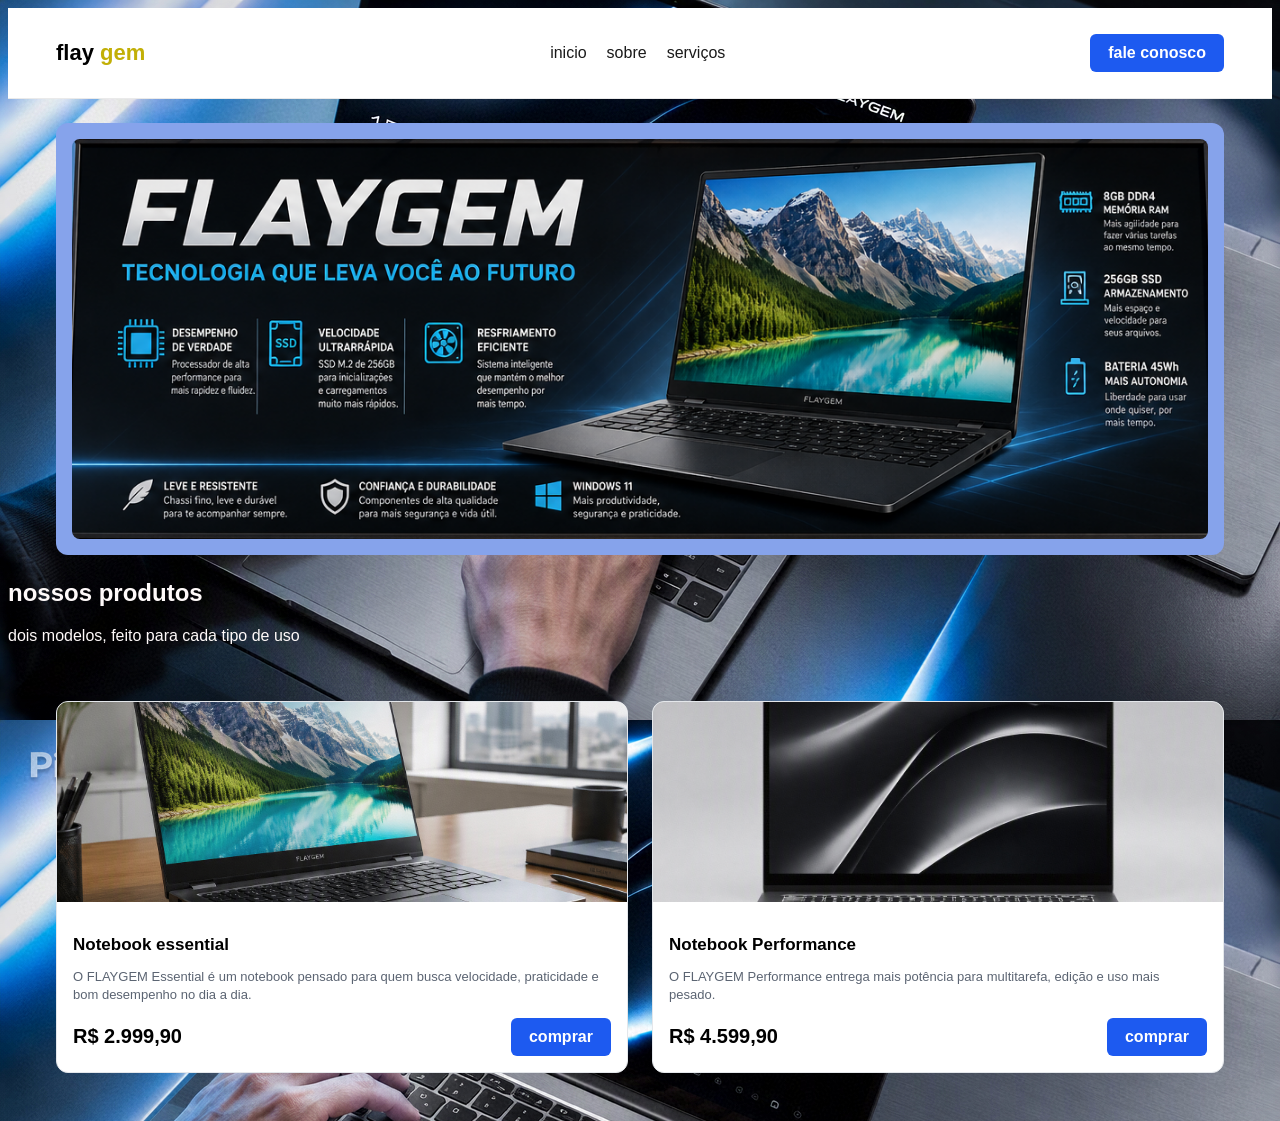
<file: index.html>
<!DOCTYPE html>
<html lang="en">
<head>
    <meta charset="UTF-8">
    <meta name="viewport" content="width=device-width, initial-scale=1.0">
    <title>flaygem</title>
    <link rel="stylesheet" href="style.css">
    <link rel="icon" type="image/x-icon" href="img,computador/flaygem_icon_3.png">
</head>
<body>
     <header>
      <div class="logo"> flay <span>gem</span> </div> 
        <nav>
            <ul>
                <li><a href="index.html">inicio</a></li>
                <li><a href="sobre.html">sobre</a></li>
                <li><a href="servicos.html">serviços</a></li>
            </ul>
        </nav>
 
     <a href="contato.html" class="btn-comprar">fale conosco</a>     
     </header>
     
      <section class="billboard"><img src="img,computador/billboard.png" alt="flaygem- notebooks para seu dia a dia"></section>
      <section class="loja"><h2>nossos produtos</h2><p class="loja2"> dois modelos, feito para cada tipo de uso</p>
     <div class="produtos">
        <div class="card">
            <img src="img,computador/notebook_flaygem_3.png" alt="flaygem- notebooks para seu dia a dia">
            <div class="card-body"><h3>Notebook essential</h3>
            <p>O FLAYGEM Essential é um notebook pensado para quem busca velocidade, praticidade e bom desempenho no dia a dia.

            </p>
        <div class="card-footer"><span class="preco">R$ 2.999,90</span> <a href="essential.html" class="btn-comprar">comprar</a>
        </div>
        </div>
        </div>

        <div class="card">
    <img src="img,computador/flaygem_notebook_angle_front.png" alt="Notebook Performance">
    <div class="card-body">
      <h3>Notebook Performance</h3>
      <p>O FLAYGEM Performance entrega mais potência para multitarefa, edição e uso mais pesado.</p>
      <div class="card-footer">
        <span class="preco">R$ 4.599,90</span>
        <a href="performance.html" class="btn-comprar">comprar</a>
      </div>
    </div>
  </div> 
     </div>  

     
    </section>
</body>
</html>
</file>
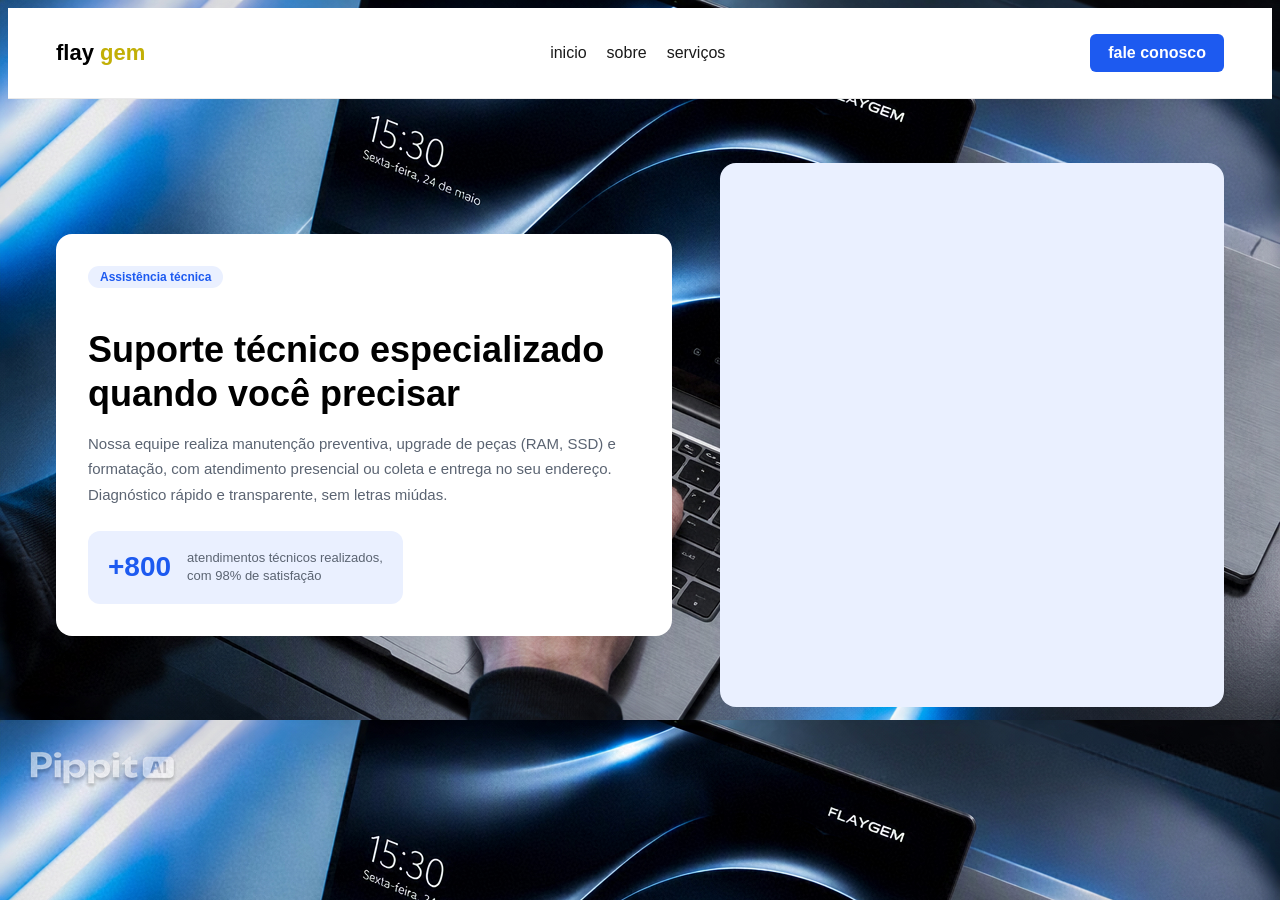
<file: assistencia.html>
<!DOCTYPE html>
<html lang="en">
<head>
    <meta charset="UTF-8">
    <meta name="viewport" content="width=device-width, initial-scale=1.0">
    <title>Assistência Técnica - Flaygem</title>
    <link rel="stylesheet" href="style.css">
    <link rel="icon" type="image/x-icon" href="img,computador/flaygem_icon_3.png">
</head>
<body>
    <header>
      <div class="logo"> flay <span>gem</span> </div> 
        <nav>
            <ul>
                <li><a href="index.html">inicio</a></li>
                <li><a href="sobre.html">sobre</a></li>
                <li><a href="servicos.html">serviços</a></li>
            </ul>
        </nav>
 
     <a href="contato.html" class="btn-comprar">fale conosco</a>     
     </header>

     <div class="pagina-servico-detalhe">
  <div class="conteudo-servico">
    <span class="tag">Assistência técnica</span>
    <h1>Suporte técnico especializado quando você precisar</h1>
    <p>Nossa equipe realiza manutenção preventiva, upgrade de peças (RAM, SSD) e formatação, com atendimento presencial ou coleta e entrega no seu endereço. Diagnóstico rápido e transparente, sem letras miúdas.</p>
    <div class="stat-box">
      <div class="stat-numero">+800</div>
      <div class="stat-texto">atendimentos técnicos realizados,<br>com 98% de satisfação</div>
    </div>
  </div>
  <div class="visual-vertical">
    <video autoplay muted loop playsinline>
      <source src="img,computador/billboard-mp4.mp4" type="video/mp4">
    </video>
  </div>
</div>
</body>
</html>
</file>
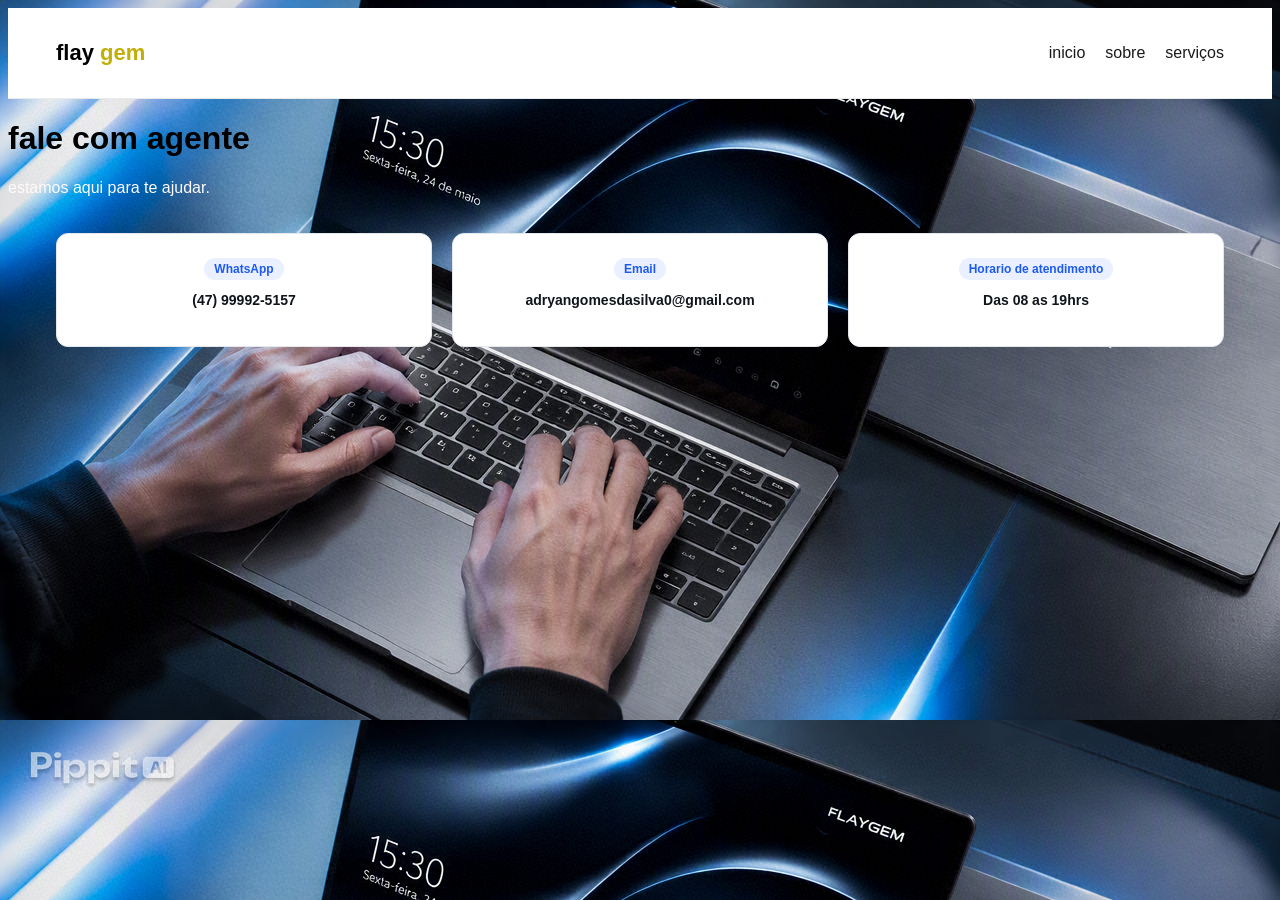
<file: contato.html>
<!DOCTYPE html>
<html lang="en">
<head>
    <meta charset="UTF-8">
    <meta name="viewport" content="width=device-width, initial-scale=1.0">
    <title>flaygem</title>
    <link rel="stylesheet" href="style.css">
    <link rel="icon" type="image/x-icon" href="img,computador/flaygem_icon_3.png">
</head>
<body>
     <header>
      <div class="logo"> flay <span>gem</span> </div> 
        <nav>
            <ul>
                <li><a href="index.html">inicio</a></li>
                <li><a href="sobre.html">sobre</a></li>
                <li><a href="servicos.html">serviços</a></li>
            </ul>
        </nav>    
     </header>

     <div class="listra-servico">
        <h1>fale com agente</h1>
        <p>estamos aqui para te ajudar.</p>
     </div>

     <div class="contatos"><div class="card-contato"><span class="tag">WhatsApp</span><p>(47) 99992-5157</p></div>
     <div class="card-contato"><span class="tag">Email</span><p>adryangomesdasilva0@gmail.com</p></div>
     <div class="card-contato"><span class="tag">Horario de atendimento</span><p>Das 08 as 19hrs</p></div>
     </div>
</file>
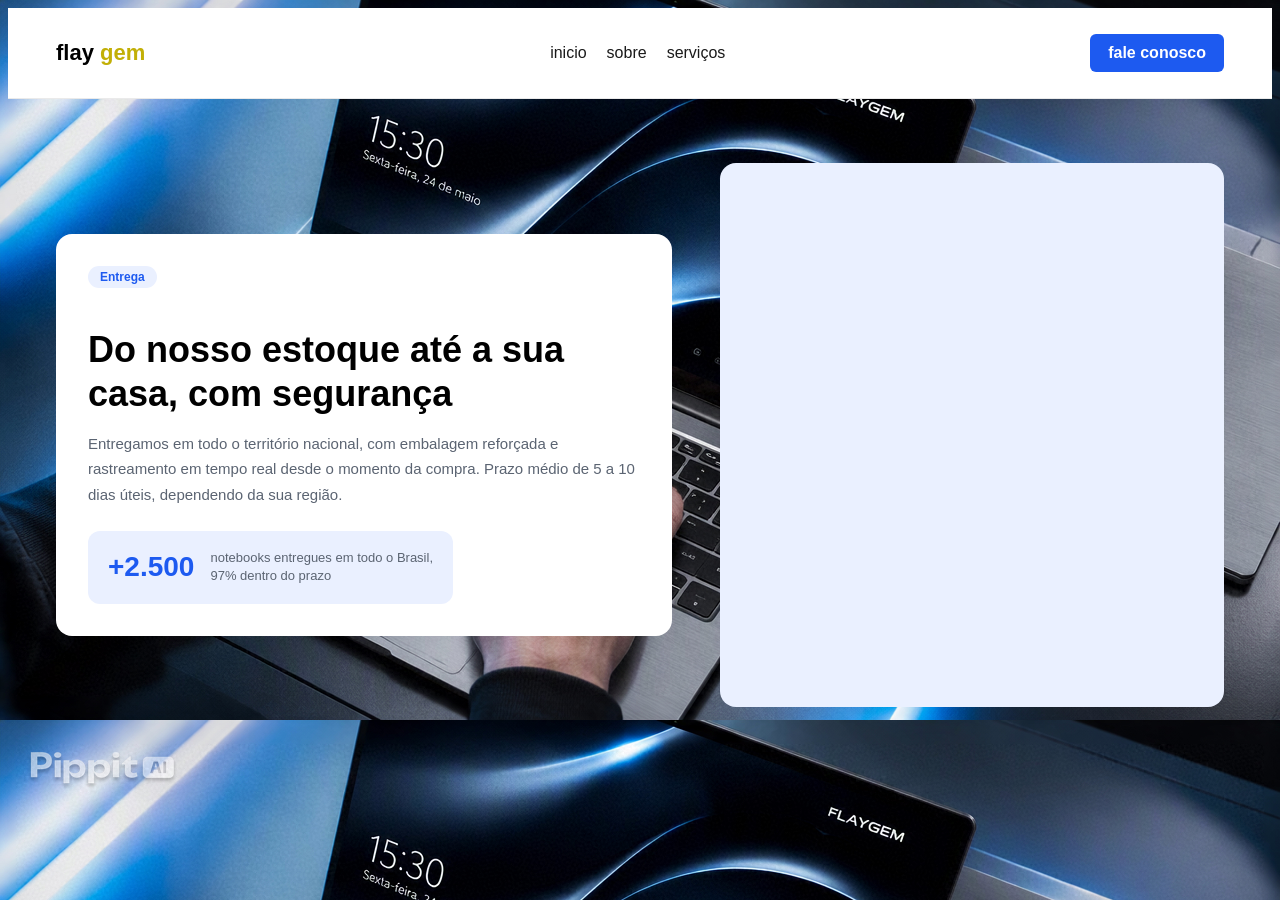
<file: entrega.html>
<!DOCTYPE html>
<html lang="en">
<head>
    <meta charset="UTF-8">
    <meta name="viewport" content="width=device-width, initial-scale=1.0">
    <title>Document</title>
    <link rel="stylesheet" href="style.css">
    <link rel="icon" type="image/x-icon" href="img,computador/flaygem_icon_3.png">
</head>
<body>
    <header>
      <div class="logo"> flay <span>gem</span> </div> 
        <nav>
            <ul>
                <li><a href="index.html">inicio</a></li>
                <li><a href="sobre.html">sobre</a></li>
                <li><a href="servicos.html">serviços</a></li>
            </ul>
        </nav>
 
     <a href="contato.html" class="btn-comprar">fale conosco</a>     
     </header>

     <div class="pagina-servico-detalhe">
  <div class="conteudo-servico">
    <span class="tag">Entrega</span>
    <h1>Do nosso estoque até a sua casa, com segurança</h1>
    <p>Entregamos em todo o território nacional, com embalagem reforçada e rastreamento em tempo real desde o momento da compra. Prazo médio de 5 a 10 dias úteis, dependendo da sua região.</p>
    <div class="stat-box">
      <div class="stat-numero">+2.500</div>
      <div class="stat-texto">notebooks entregues em todo o Brasil,<br>97% dentro do prazo</div>
    </div>
  </div>
  <div class="visual-vertical">
    <video autoplay muted loop playsinline>
      <source src="img,computador/billboard-mp4.mp4" type="video/mp4">
    </video>
  </div>
</div>
</body>
</html>
</file>
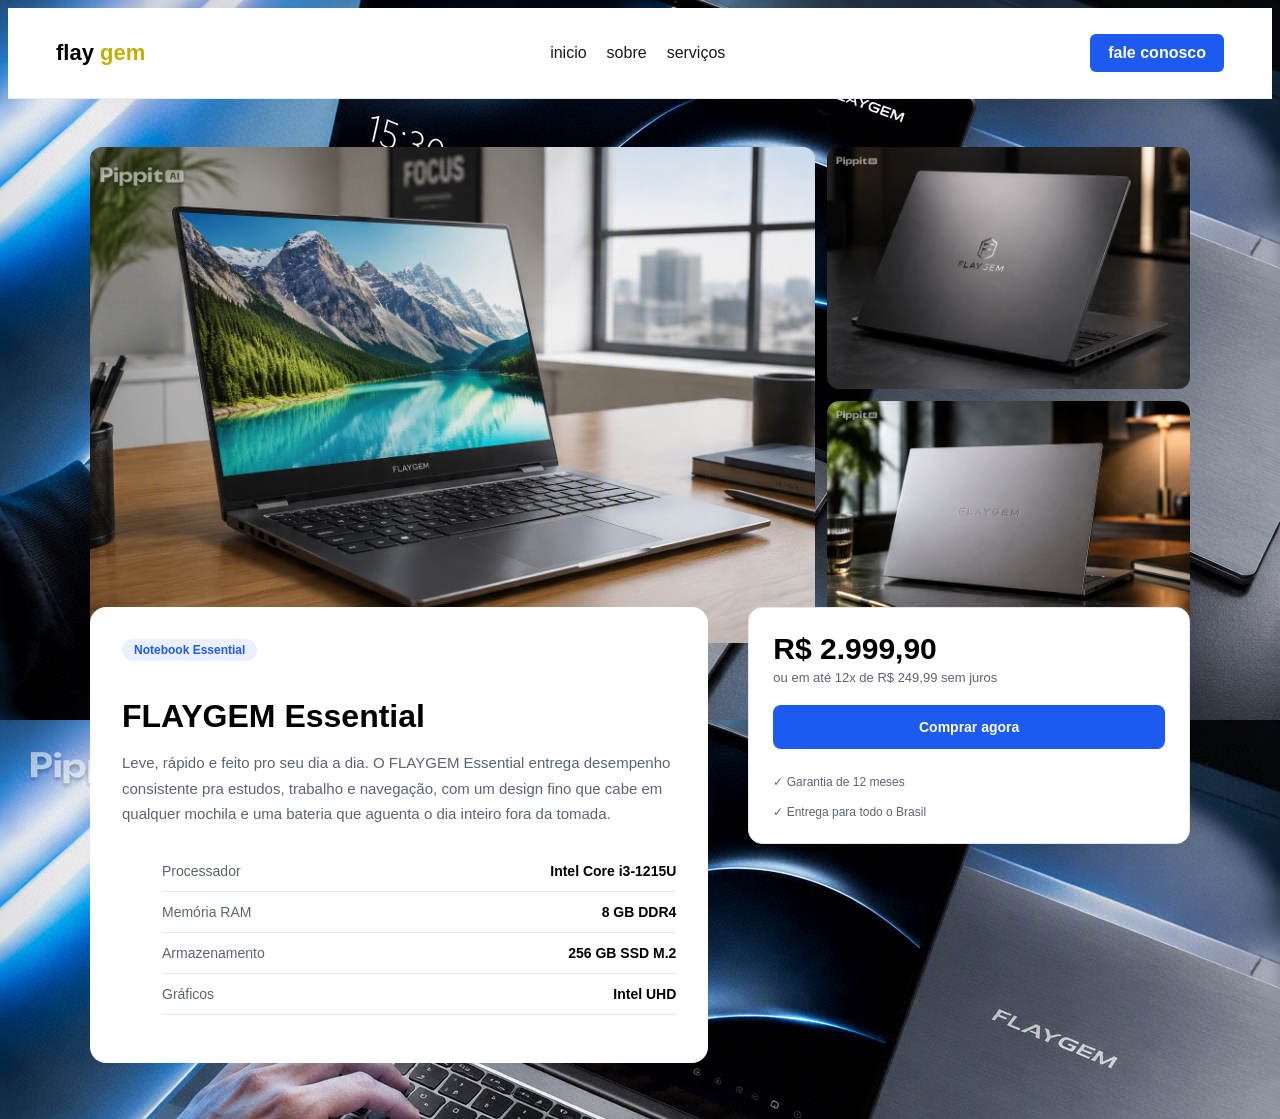
<file: essential.html>
<!DOCTYPE html>
<html lang="en">
<head>
    <meta charset="UTF-8">
    <meta name="viewport" content="width=device-width, initial-scale=1.0">
    <title>flaygem - essencial</title>
    <link rel="stylesheet" href="style.css">
    <link rel="icon" type="image/x-icon" href="img,computador/flaygem_icon_3.png">
</head>
<body>

     <header>
      <div class="logo"> flay <span>gem</span> </div> 
        <nav>
            <ul>
                <li><a href="index.html">inicio</a></li>
                <li><a href="sobre.html">sobre</a></li>
                <li><a href="servicos.html">serviços</a></li>
            </ul>
        </nav>
 
     <a href="contato.html" class="btn-comprar">fale conosco</a>     
     </header>
    <div class="produto-pagina">

  <div class="galeria">
    <img class="galeria-principal" src="img,computador/essential.png" alt="FLAYGEM Essential — vista frontal">
    <img src="img,computador/essential (2).png" alt="FLAYGEM Essential — teclado">
    <img src="img,computador/essential (3).png" alt="FLAYGEM Essential — lateral">
  </div>

  <div class="produto-info">
    <div class="produto-texto">
      <span class="tag">Notebook Essential</span>
      <h1>FLAYGEM Essential</h1>
      <p>Leve, rápido e feito pro seu dia a dia. O FLAYGEM Essential entrega desempenho consistente pra estudos, trabalho e navegação, com um design fino que cabe em qualquer mochila e uma bateria que aguenta o dia inteiro fora da tomada.</p>

      <ul class="specs">
        <li><span>Processador</span><span>Intel Core i3-1215U</span></li>
        <li><span>Memória RAM</span><span>8 GB DDR4</span></li>
        <li><span>Armazenamento</span><span>256 GB SSD M.2</span></li>
        <li><span>Gráficos</span><span>Intel UHD</span></li>
      </ul>
    </div>

    <div class="compra-card">
      <div class="preco">R$ 2.999,90</div>
      <div class="parcelas">ou em até 12x de R$ 249,99 sem juros</div>
      <button>Comprar agora</button>
      <div class="selo">✓ Garantia de 12 meses</div>
      <div class="selo">✓ Entrega para todo o Brasil</div>
    </div>
  </div>

</div>
</body>
</html>
</file>
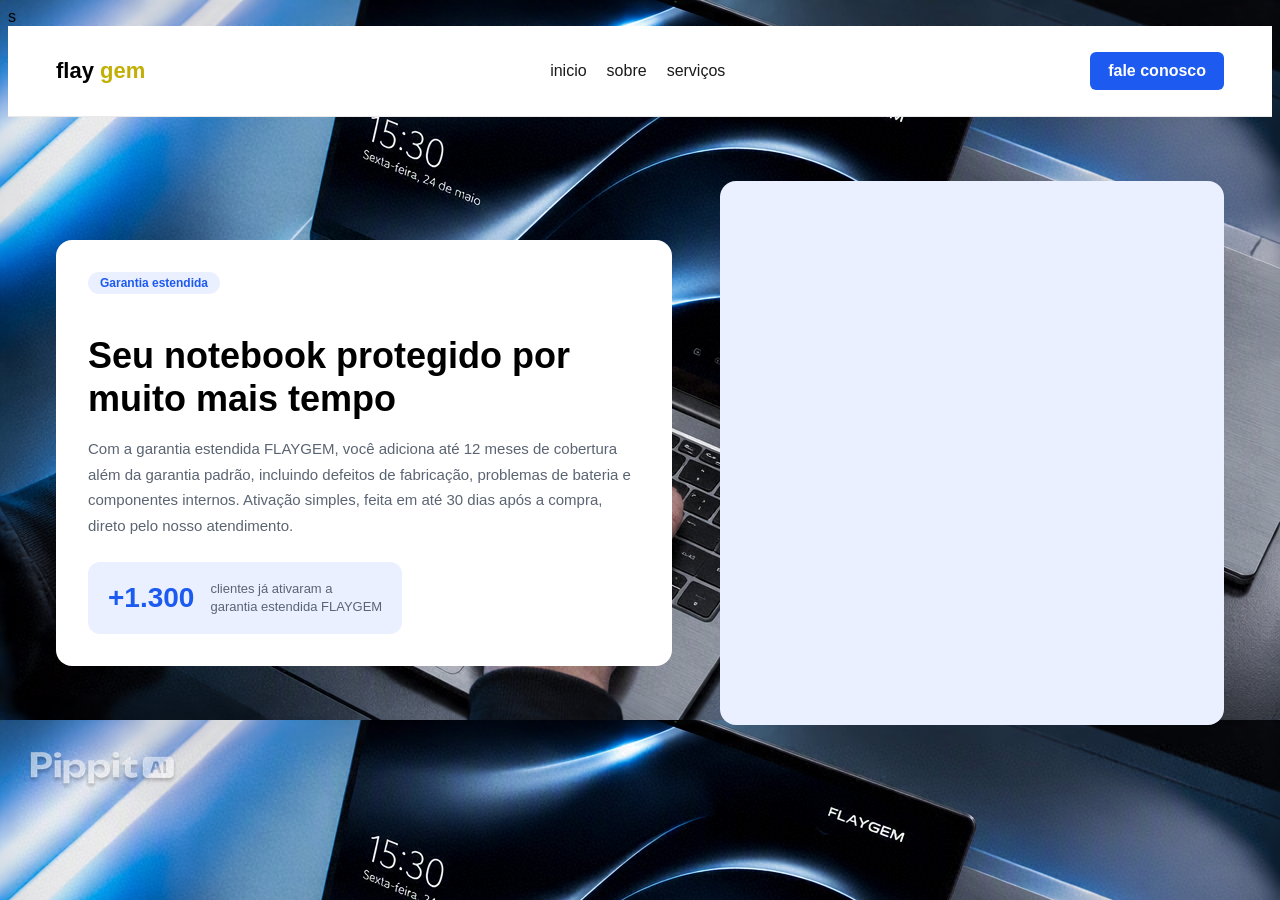
<file: Garantia.html>
<!DOCTYPE html>
<html lang="en">
<head>
    <meta charset="UTF-8">
    <meta name="viewport" content="width=device-width, initial-scale=1.0">
    <title>garantia-flaygem</title>
    <link rel="stylesheet" href="style.css">
    <link rel="icon" type="image/x-icon" href="img,computador/flaygem_icon_3.png">s
</head>
<body>
    <header>
      <div class="logo"> flay <span>gem</span> </div> 
        <nav>
            <ul>
                <li><a href="index.html">inicio</a></li>
                <li><a href="sobre.html">sobre</a></li>
                <li><a href="servicos.html">serviços</a></li>
            </ul>
        </nav>
 
     <a href="contato.html" class="btn-comprar">fale conosco</a>     
     </header>

     <div class="pagina-servico-detalhe">
  <div class="conteudo-servico">
    <span class="tag">Garantia estendida</span>
    <h1>Seu notebook protegido por muito mais tempo</h1>
    <p>Com a garantia estendida FLAYGEM, você adiciona até 12 meses de cobertura além da garantia padrão, incluindo defeitos de fabricação, problemas de bateria e componentes internos. Ativação simples, feita em até 30 dias após a compra, direto pelo nosso atendimento.</p>
    <div class="stat-box">
      <div class="stat-numero">+1.300</div>
      <div class="stat-texto">clientes já ativaram a<br>garantia estendida FLAYGEM</div>
    </div>
  </div>
  <div class="visual-vertical">
    <video autoplay muted loop playsinline>
      <source src="img,computador/billboard-mp4.mp4" type="video/mp4">
    </video>
  </div>
</div>
</body>
</html>
</file>
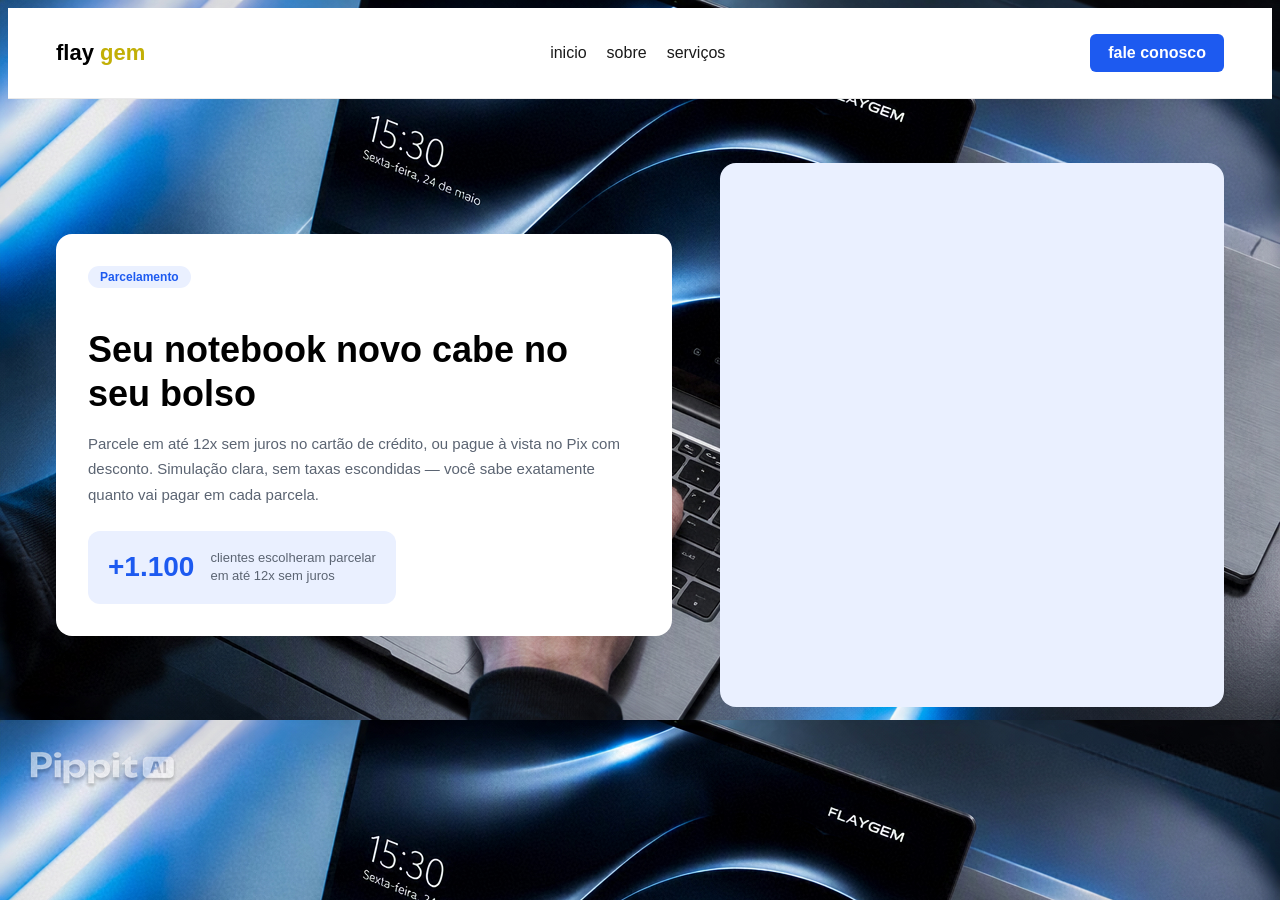
<file: parcelamento.html>
<!DOCTYPE html>
<html lang="en">
<head>
    <meta charset="UTF-8">
    <meta name="viewport" content="width=device-width, initial-scale=1.0">
    <title>parcelamento-flaygem</title>
    <link rel="stylesheet" href="style.css">
    <link rel="icon" type="image/x-icon" href="img,computador/flaygem_icon_3.png">
</head>
<body>
    <header>
      <div class="logo"> flay <span>gem</span> </div> 
        <nav>
            <ul>
                <li><a href="index.html">inicio</a></li>
                <li><a href="sobre.html">sobre</a></li>
                <li><a href="servicos.html">serviços</a></li>
            </ul>
        </nav>
 
     <a href="contato.html" class="btn-comprar">fale conosco</a>     
     </header>

     <div class="pagina-servico-detalhe">
  <div class="conteudo-servico">
    <span class="tag">Parcelamento</span>
    <h1>Seu notebook novo cabe no seu bolso</h1>
    <p>Parcele em até 12x sem juros no cartão de crédito, ou pague à vista no Pix com desconto. Simulação clara, sem taxas escondidas — você sabe exatamente quanto vai pagar em cada parcela.</p>
    <div class="stat-box">
      <div class="stat-numero">+1.100</div>
      <div class="stat-texto">clientes escolheram parcelar<br>em até 12x sem juros</div>
    </div>
  </div>
  <div class="visual-vertical">
    <video autoplay muted loop playsinline>
      <source src="img,computador/billboard-mp4.mp4" type="video/mp4">
    </video>
  </div>
</div>
</body>
</html>
</file>
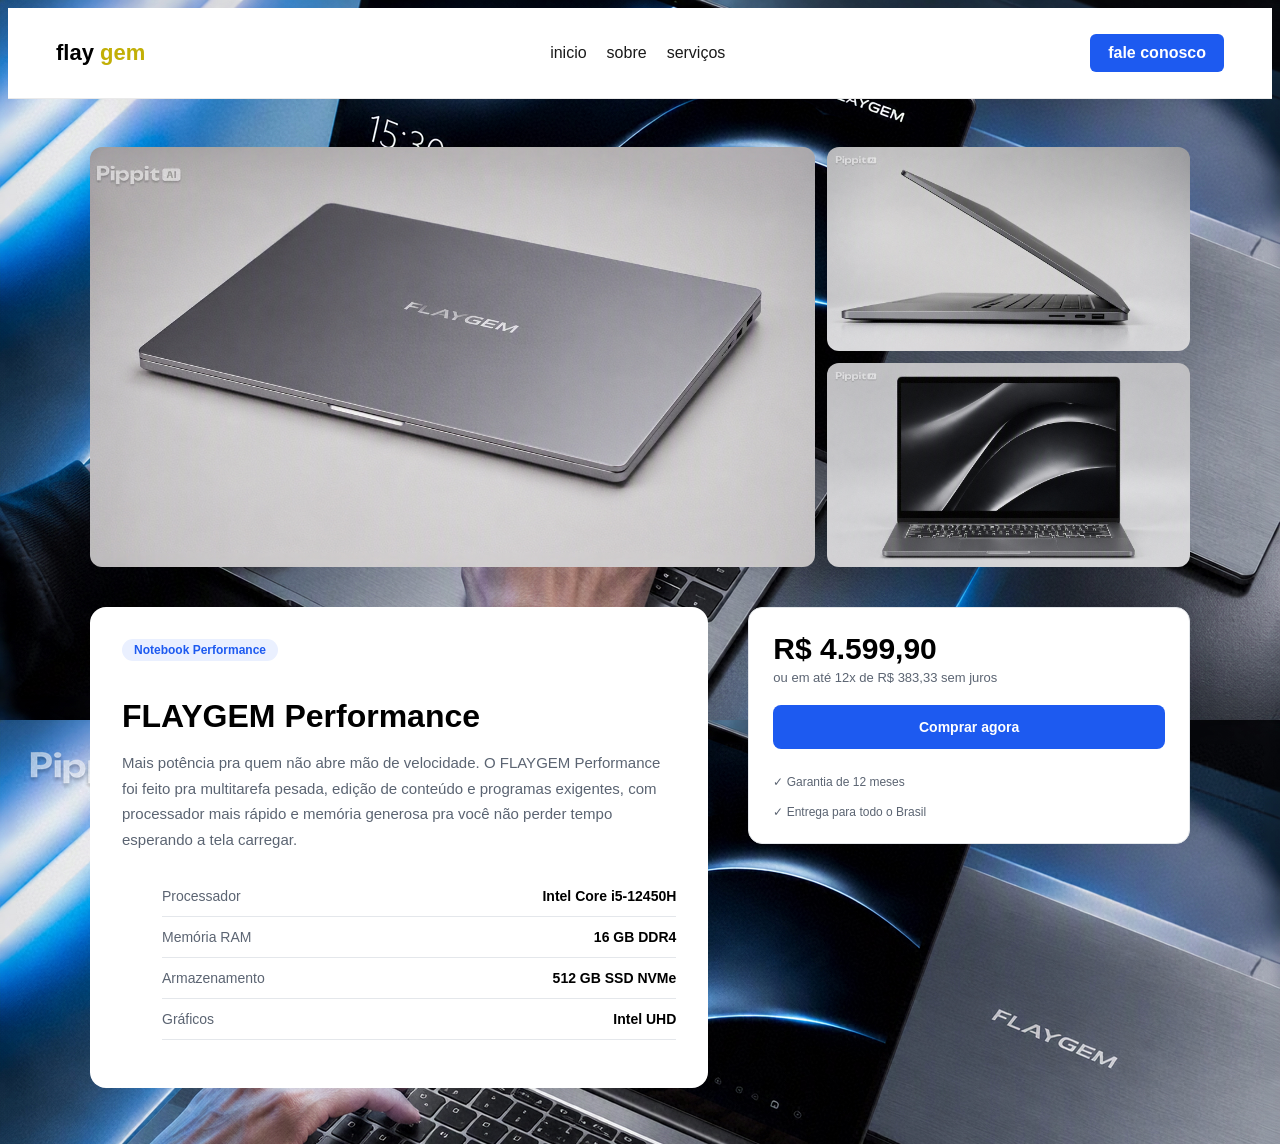
<file: performance.html>
<!DOCTYPE html>
<html lang="en">
<head>
    <meta charset="UTF-8">
    <meta name="viewport" content="width=device-width, initial-scale=1.0">
    <title>flaygem - performance</title>
    <link rel="stylesheet" href="style.css">
    <link rel="icon" type="image/x-icon" href="img,computador/flaygem_icon_3.png">
</head>
<body>
     <header>
      <div class="logo"> flay <span>gem</span> </div> 
        <nav>
            <ul>
                <li><a href="index.html">inicio</a></li>
                <li><a href="sobre.html">sobre</a></li>
                <li><a href="servicos.html">serviços</a></li>
            </ul>
        </nav>
 
     <a href="contato.html" class="btn-comprar">fale conosco</a>     
     </header>

     <div class="produto-pagina">

  <div class="galeria">
    <img class="galeria-principal" src="img,computador/performance.png" alt="FLAYGEM Performance — vista frontal">
    <img src="img,computador/performance (2).png" alt="FLAYGEM Performance — teclado">
    <img src="img,computador/performance (3).png" alt="FLAYGEM Performance — lateral">
  </div>

  <div class="produto-info">
    <div class="produto-texto">
      <span class="tag">Notebook Performance</span>
      <h1>FLAYGEM Performance</h1>
      <p>Mais potência pra quem não abre mão de velocidade. O FLAYGEM Performance foi feito pra multitarefa pesada, edição de conteúdo e programas exigentes, com processador mais rápido e memória generosa pra você não perder tempo esperando a tela carregar.</p>

      <ul class="specs">
        <li><span>Processador</span><span>Intel Core i5-12450H</span></li>
        <li><span>Memória RAM</span><span>16 GB DDR4</span></li>
        <li><span>Armazenamento</span><span>512 GB SSD NVMe</span></li>
        <li><span>Gráficos</span><span>Intel UHD</span></li>
      </ul>
    </div>

    <div class="compra-card">
      <div class="preco">R$ 4.599,90</div>
      <div class="parcelas">ou em até 12x de R$ 383,33 sem juros</div>
      <button>Comprar agora</button>
      <div class="selo">✓ Garantia de 12 meses</div>
      <div class="selo">✓ Entrega para todo o Brasil</div>
    </div>
  </div>

</div>
</body>
</html>
</file>
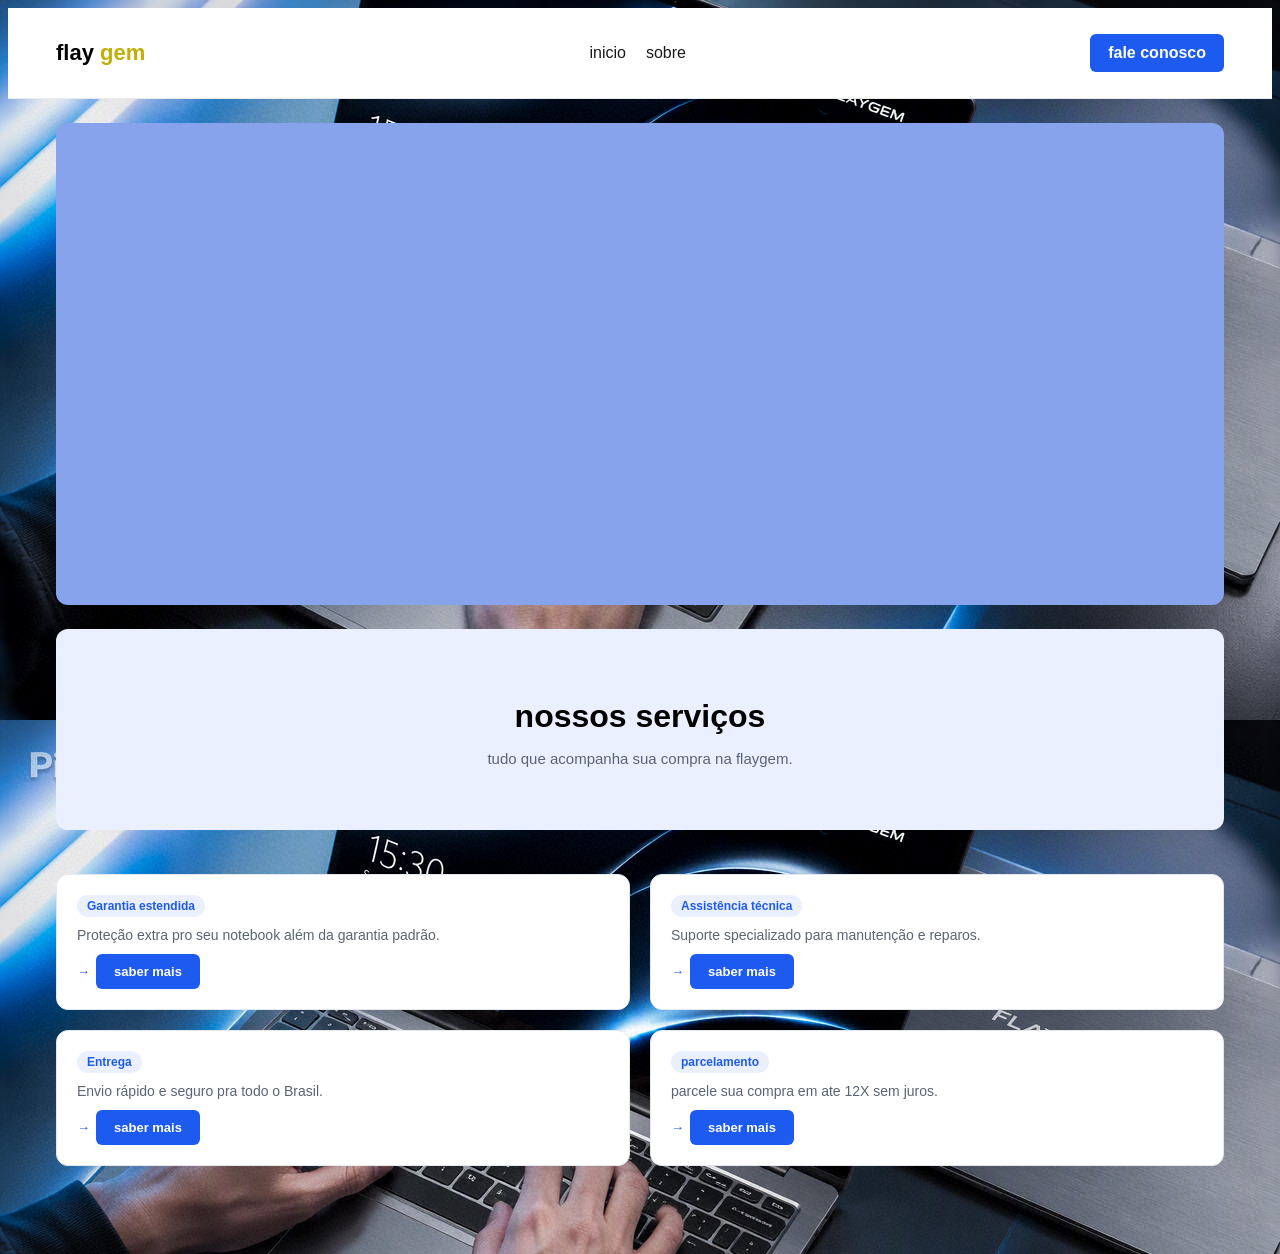
<file: servicos.html>
<!DOCTYPE html>
<html lang="en">
<head>
    <meta charset="UTF-8">
    <meta name="viewport" content="width=device-width, initial-scale=1.0">
    <title>serviços - flaygem</title>
    <link rel="stylesheet" href="style.css">
    <link rel="icon" type="image/x-icon" href="img,computador/flaygem_icon_3.png">
</head>
<body>
     <header>
      <div class="logo"> flay <span>gem</span> </div> 
        <nav>
            <ul>
                <li><a href="index.html">inicio</a></li>
                <li><a href="sobre.html">sobre</a></li>
            </ul>
        </nav>
 
     <a href="contato.html" class="btn-comprar">fale conosco</a>     
     </header>

     <section class="billboard">
        <video autoplay muted loop playsinline>
            <source src="img,computador/billboard-mp4.mp4" type="video/mp4">
        </video>
     </section>

     <div class="listra-servicos">
       <h1>nossos serviços</h1>
       <p>tudo que acompanha sua compra na flaygem.</p>
     </div>

        <div class="servicos">

        <details class="card-servico">
            <summary>
                <span class="tag">Garantia estendida</span>
                <span class="resumo">Proteção extra pro seu notebook além da garantia padrão.</span>
                <span class="saber-mais"><span class="seta">→</span><a href="garantia.html" class="btn-comprar">saber mais</a></span>
            </summary>
            <div class="conteudo-extra">
                Oferecemos garantia estendida de até 12 meses adicionais, cobrindo defeitos de fabricação, problemas de bateria e componentes internos.
            </div>
        </details>

        <details class="card-servico">
            <summary>
                <span class="tag">Assistência técnica</span>
                <span class="resumo">Suporte specializado para manutenção e reparos.</span>
                <span class="saber-mais"><span class="seta">→</span><a href="assistencia.html" class="btn-comprar">saber mais</a></span>
            </summary>
            <div class="conteudo-extra">
                Nossa equipe técnica realiza manutenção preventiva, upgrade de peças (RAM, SSD) e formatação. Atendimento presencial ou com coleta e entrega no seu endereço.
            </div>
        </details>

        <details class="card-servico">
            <summary>
                <span class="tag">Entrega</span>
                <span class="resumo">Envio rápido e seguro pra todo o Brasil.</span>
                <span class="saber-mais"><span class="seta">→</span><a href="entrega.html" class="btn-comprar">saber mais</a></span>
            </summary>
            <div class="conteudo-extra">
               Entregamos em todo o território nacional, com embalagem reforçada e rastreamento em tempo real. Prazo médio de 5 a 10 dias úteis, dependendo da região.
            </div>
        </details>

        <details class="card-servico">
            <summary>
                <span class="tag">parcelamento</span>
                <span class="resumo">parcele sua compra em ate 12X sem juros.</span>
                <span class="saber-mais"><span class="seta">→</span><a href="parcelamento.html" class="btn-comprar">saber mais</a></span>
            </summary>
            <div class="conteudo-extra">
                Aceitamos cartão de crédito com parcelamento em até 12 vezes sem juros, além de Pix com desconto à vista e boleto bancário.
            </div>    

        
        </details>

    </div>
</body>     
</html>
</file>
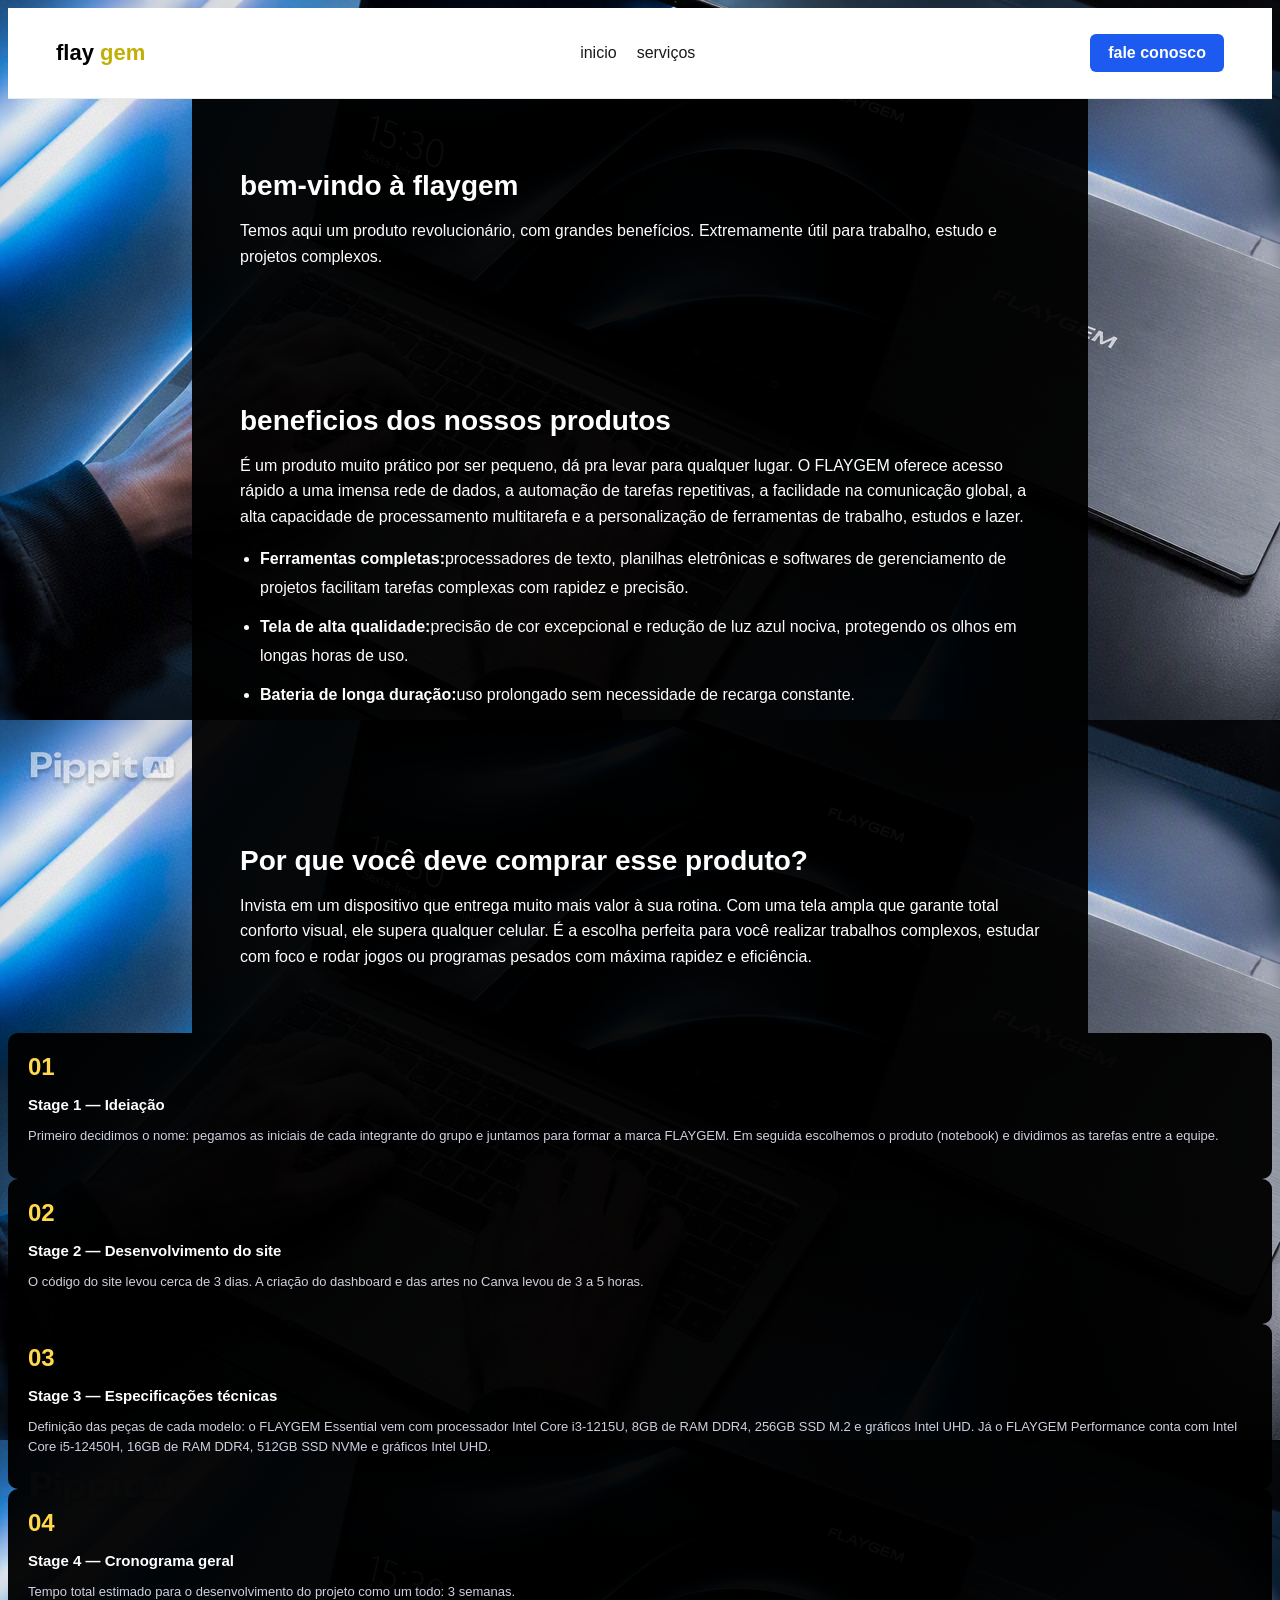
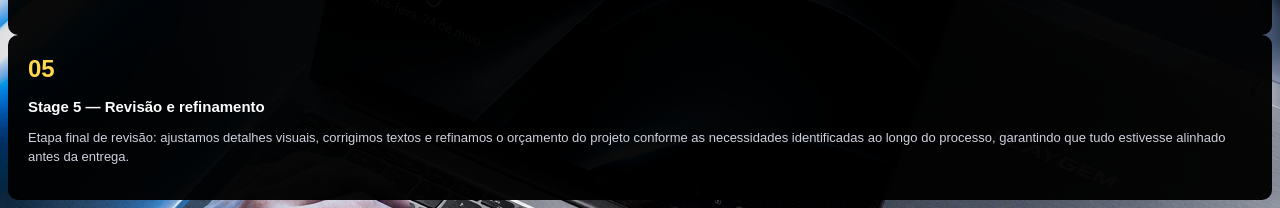
<file: sobre.html>
<!DOCTYPE html>
<html lang="en">
<head>
    <meta charset="UTF-8">
    <meta name="viewport" content="width=device-width, initial-scale=1.0">
    <title>Sobre-flaygem</title>
    <link rel="stylesheet" href="style.css">
    <link rel="icon" type="image/x-icon" href="img,computador/flaygem_icon_3.png">
</head>
<body>
     <header>
      <div class="logo"> flay <span>gem</span> </div> 
        <nav>
            <ul>
                <li><a href="index.html">inicio</a></li>
                <li><a href="servicos.html">serviços</a></li>
            </ul>
        </nav>
 
     <a href="contato.html" class="btn-comprar">fale conosco</a>     
     </header>

     <section class="bemvindos"><h1>bem-vindo à flaygem</h1><p>Temos aqui um produto revolucionário, com grandes benefícios. Extremamente útil para trabalho, estudo e projetos complexos.

     </p></section>

     <section class="beneficios"><h2> beneficios dos nossos produtos</h2>
    <p>É um produto muito prático por ser pequeno, dá pra levar para qualquer lugar. O FLAYGEM oferece
         acesso rápido a uma imensa rede de dados, a automação de tarefas repetitivas, a facilidade 
         na comunicação global, a alta capacidade
         de processamento multitarefa e a personalização de ferramentas de trabalho, estudos e lazer.</p>
        <ul>
            <li><strong>Ferramentas completas:</strong>processadores de texto, planilhas eletrônicas e softwares de gerenciamento de projetos facilitam tarefas complexas com rapidez e precisão.
            </li>
            <li><strong>Tela de alta qualidade:</strong>precisão de cor excepcional e redução de luz azul nociva, protegendo os olhos em longas horas de uso.</li>
            <li><strong>Bateria de longa duração:</strong>uso prolongado sem necessidade de recarga constante.</li>
        </ul></section>

        <section class="porque-comprar"> <h2>Por que você deve comprar esse produto?</h2>
        <p>Invista em um dispositivo que entrega muito mais valor à sua rotina. Com uma tela ampla que garante total conforto visual, ele supera qualquer celular. É a escolha perfeita para você realizar
         trabalhos complexos, estudar com foco e rodar jogos ou programas pesados com máxima rapidez e eficiência.
        </p></section>

       <div class="estagio"> <span class="numero">01</span>
         <h3>Stage 1 — Ideiação</h3>
          <p>Primeiro decidimos o nome: pegamos as iniciais 
            de cada integrante do grupo
             e juntamos para formar a marca FLAYGEM.
         Em seguida escolhemos o produto (notebook) e 
         dividimos as tarefas entre a equipe.</p>
         </div>

         <div class="estagio">
             <span class="numero">02</span> 
             <h3>Stage 2 — Desenvolvimento do site</h3>
              <p>O código do site levou cerca de 3 dias.
             A criação do dashboard e das artes no Canva levou
             de 3 a 5 horas.</p>
         </div>

         <div class="estagio">
             <span class="numero">03</span> 
             <h3>Stage 3 — Especificações técnicas</h3> 
             <p>Definição das peças de cada modelo: o FLAYGEM Essential
            vem com processador Intel Core i3-1215U, 8GB de RAM DDR4,
            256GB SSD M.2 e gráficos Intel UHD. Já o FLAYGEM Performance
             conta com Intel Core i5-12450H, 16GB de RAM DDR4, 512GB SSD
             NVMe e gráficos Intel UHD.</p> 
            </div>


         <div class="estagio">
             <span class="numero">04</span> 
             <h3>Stage 4 — Cronograma geral</h3> 
             <p>Tempo total estimado para o desenvolvimento 
            do projeto como um todo: 3 semanas.</p> 
        </div>


        <div class="estagio"> 
            <span class="numero">05</span>
             <h3>Stage 5 — Revisão e refinamento</h3> 
             <p>Etapa final de revisão: ajustamos detalhes visuais, 
            corrigimos textos e refinamos o orçamento do projeto 
            conforme as necessidades identificadas ao longo do processo,
             garantindo que tudo estivesse alinhado antes da entrega.</p>
        </div>
    
</section>
</body>
</html>
</file>
<file: style.css>
body{
font-family: arial, sans-serif;
background-image: url(img,computador/fundo.png);
body {
  animation: fadein 0.6s ease-in;
}

@keyframes fadein {
  from { opacity: 2; }
  to { opacity: 2; }
}

}

header{
    display: flex;
    align-items: center;
    justify-content: space-between;
    padding: 20px 48px;
    background-color: #ffffff;
    border-bottom: 1px solid #eaeaea;
}

nav ul{
    display: flex;
    list-style: none;
    gap: 20px;
}

nav a{
    text-decoration: none;
    color: #1a1a1a;
    font-weight: 300;
    font-size: 16px;

}

button{
    background-color: #000000;
    color: #c2af06;
    border: none;
    padding: 15px 25px;
    border-radius: 10px;
    cursor: pointer;
    font-weight: 600;
}

.logo{
    font-size: 22px;
    font-weight: 800;
}

.logo span{
    color: #c2af06;
}

.billboard{
    margin: 24px 48px;
    padding: 16px;
    background-color: #86a3eb;
    border-radius: 12px;
}

.billboard img{
    width: 100%;
    border-radius: 8px;
    display: block;
}

.produtos{
    display: grid;
    grid-template-columns: repeat(2, 1fr);
    gap: 24px;
    padding: 40px 48px;
    grid-template-columns: repeat(2, 1fr);
}

.card{
border: 1px solid #e4e7eb;
border-radius: 12px;
overflow: hidden;
background-color: #ffffff;
}

.card img{
    width: 100%;
    height: 200px;
    object-fit: cover;
    display: block;
}

.card-body{
    padding: 16px;
}

.card-body h3{
    font-size: 17px;
    margin-bottom: 4px;
}

.card-body p{
    font-size: 13px;
    color: #5b6472;
    margin-bottom: 14px;
    line-height: 1.4;
}

.card-footer{
    display: flex;
    align-items: center;
    justify-content: space-between;
}

.preco{
    font-size: 20px;
    font-weight: 800;
}

.card-footer button{
    background-color: #1d5af0;
    color: #ffffff; 
    border: none;
    padding: 10px 18px;
    border-radius: 6px;
    font-weight: 600;
    cursor: pointer;
}

.btn-comprar{
    display:inline-block;
    text-decoration: none;
    background-color: #1d5af0;  
    color: #ffffff;
    padding: 10px 18px; 
    border-radius: 6px;
    font-weight: 700;
    cursor: pointer;
}

p{
    color: #fffafa;
}

h2{
    color: #fffafa;
}

.bemvindos,.beneficios,.porque-comprar{
    padding: 48px;
    max-width: 800px;
    margin: 0 auto;
    background-color: #000000f3;
}

.bemvindos h1, .beneficios h2, .porque-comprar h2{
    color: white;
    font-size: 28px;
    margin-bottom: 12px;
}

.bemvindos p, .beneficios p, .porque-comprar p{
    color: #fffdfd; line-height: 1.6;
}

.beneficios ul {
     margin-top: 16px;
      padding-left: 20px;
       line-height: 1.8; color: #fffbfb;
}

.beneficios li {
     margin-bottom: 10px;
}

 .beneficios strong {
     color: #ffffff;
}

.desenvolvimento {
    padding: 48px;
    background-color: #1a1a2e; 
    color: white;
    text-align: center;
}

.desenvolvimento h2 {
     font-size: 26px;
}

.desenvolvimento .subtitulo {
    color: #b0b0d0;
    margin-bottom: 32px;
 }

 .estagios { display: grid; grid-template-columns: repeat(3, 1fr);
    gap: 20px;
    text-align: left;
 }

 .estagio {
     background-color: rgba(0, 0, 0, 0.959);
      padding: 20px; 
      border-radius: 10px;
     } 
    
 .estagio .numero { 
    display: block;
    font-size: 24px;
    font-weight: 800;
    color: #FFD84D; 
    margin-bottom: 8px;
 }
 
 .estagio h3{
    color: white;
    font-size: 15px;
    margin-bottom: 8px;
}


.estagio p{
    font-size: 13px; 
    color: #d0d0e0;
    line-height: 1.5;
} 

@media (max-width: 640px)
 { .estagios { grid-template-columns: 1fr; } }

 .billboard video {
    width: 100%;
    border-radius: 8px;
    display: block;
 }

 .billboard video {
    width: 100%;
    max-height: 450px;
    object-fit: cover;
    display: block;
    border-radius: 8px; 
 }

 /*servicos*/

 .listra-servicos{
    margin: 24px 48px;
    padding: 48px 40px;
    background-color: #EAF0FF;
    border-radius: 12px;    
    text-align: center;
 }

 .listra-servicos h1{
    font-size: 32px;
    margin-bottom: 8px;
 }

 .listra-servicos p{
    color: #5b6472;
    font-size: 15px;
 }

.servicos{
    padding: 20px 48px 80px;
    display: grid;
    grid-template-columns: repeat(2, 1fr);
    gap: 20px;
}

.card-servico{
   background-color: #ffffff;
   border: 1px solid #e4e7eb;
   border-radius: 12px;
   padding: 20px;
}

.card-servico summary{
    list-style: none;
    cursor: pointer;
    display: flex;
    flex-direction: column;
    gap: 8px;
}

.card-servico summary::-webkit-details-marker { display: none; }

.tag{
    display: inline-block;
    width: fit-content;
    background-color: #EAF0FF;
    color: #1d5af0;
    font-size: 12px;
    font-weight: 700;
    padding: 4px 10px;
    border-radius: 999px;
}

.resumo{
    font-size: 14px;
    color: #5b6472;
    line-height: 1.5;
}

.saber-mais{
    display: flex;
    align-items: center;
    gap: 6px;
    color: #1d5af0;
    font-size: 13px;
    font-weight: 700;
}

.seta{
    transition: transform 0.3s ease;
}

.card-servico[open] .seta{
    transform: rotate(90deg);
}

.conteudo-extra{
    margin-top: 14px;
    padding-top: 14px;
    border-top: 1px solid #e4e7eb;
    font-size: 14px;
    color: #5b6472;
    line-height: 1.6;
}
 .contatos{
    padding: 20px 48px 80px;
    display: grid;
    grid-template-columns: repeat(3, 1fr);
    gap: 20px;
 }

 @media(max-width: 640px)
 { .contatos { grid-template-columns: 1fr; } }

 .card-contato{
    background-color: #ffffff;
    border: 1px solid #e4e7eb;
    border-radius: 12px;
    padding: 24px;
    text-align: center;
 }

 .card-contato p{
    margin-top: 12px;
    font-size: 14px;
    font-weight: 600;
    color: #10151C;
 }
 

 .conteudo-servico {
  background-color: #FFFFFF;
  border-radius: 16px;
  padding: 32px;
}

.pagina-servico-detalhe {
  display: grid;
  grid-template-columns: 1.1fr 0.9fr;
  gap: 48px;
  align-items: center;
  padding: 64px 48px;
  max-width: 1200px;
  margin: 0 auto;
}

.conteudo-servico .tag {
  display: inline-block;
  background: #EAF0FF;
  color: #1D5AF0;
  font-size: 12px;
  font-weight: 700;
  padding: 4px 12px;
  border-radius: 999px;
  margin-bottom: 16px;
}

.conteudo-servico h1 {
  font-size: 36px;
  line-height: 1.2;
  margin-bottom: 16px;
}

.conteudo-servico > p {
  color: #5B6472;
  font-size: 15px;
  line-height: 1.7;
  margin-bottom: 24px;
}

.stat-box {
  display: flex;
  align-items: center;
  gap: 16px;
  background: #EAF0FF;
  border-radius: 12px;
  padding: 18px 20px;
  width: fit-content;
}

.stat-numero {
  font-size: 28px;
  font-weight: 800;
  color: #1D5AF0;
  white-space: nowrap;
}

.stat-texto {
  font-size: 13px;
  color: #5B6472;
  line-height: 1.4;
}

.visual-vertical {
  background: #EAF0FF;
  border-radius: 16px;
  padding: 12px;
  height: 520px;
}

.visual-vertical video {
  width: 100%;
  height: 100%;
  object-fit: cover;
  border-radius: 10px;
  display: block;
}

@media (max-width: 500px) {
  .pagina-servico-detalhe {
    grid-template-columns: 1fr;
  }
  .visual-vertical { height: 320px; }
}

.produto-pagina {
  max-width: 1100px;
  margin: 0 auto;
  padding: 48px;
}

.galeria {
  display: grid;
  grid-template-columns: 2fr 1fr;
  grid-template-rows: 1fr 1fr;
  gap: 12px;
  height: 420px;
  margin-bottom: 40px;
}

.galeria img {
  width: 100%;
  height: 100%;
  object-fit: cover;
  border-radius: 12px;
  display: block;
}

.galeria-principal {
  grid-row: 1 / 3;
}

.produto-info {
  display: grid;
  grid-template-columns: 1.4fr 1fr;
  gap: 40px;
}

.produto-texto {
  background-color: #FFFFFF;
  border-radius: 16px;
  padding: 32px;
}

.produto-texto .tag {
  display: inline-block;
  background: #EAF0FF;
  color: #1D5AF0;
  font-size: 12px;
  font-weight: 700;
  padding: 4px 12px;
  border-radius: 999px;
  margin-bottom: 16px;
}

.produto-texto h1 {
  font-size: 32px;
  margin-bottom: 12px;
}

.produto-texto p {
  color: #5B6472;
  font-size: 15px;
  line-height: 1.7;
  margin-bottom: 24px;
}

.specs {
  list-style: none;
}
.specs li {
  display: flex;
  justify-content: space-between;
  padding: 12px 0;
  border-bottom: 1px solid #E4E7EB;
  font-size: 14px;
}
.specs li span:first-child {
  color: #5B6472;
}
.specs li span:last-child {
  font-weight: 600;
}

.compra-card {
  background: white;
  border: 1px solid #E4E7EB;
  border-radius: 14px;
  padding: 24px;
  height: fit-content;
}

.compra-card .preco {
  font-size: 30px;
  font-weight: 800;
  margin-bottom: 4px;
}
.compra-card .parcelas {
  font-size: 13px;
  color: #5B6472;
  margin-bottom: 20px;
}

.compra-card button {
  width: 100%;
  background: #1D5AF0;
  color: white;
  border: none;
  padding: 14px;
  border-radius: 8px;
  font-weight: 700;
  font-size: 14px;
  cursor: pointer;
  margin-bottom: 10px;
}

.compra-card .selo {
  display: flex;
  align-items: center;
  gap: 8px;
  font-size: 12px;
  color: #5B6472;
  margin-top: 16px;
}

@media (max-width: 700px) {
  .galeria { grid-template-columns: 1fr; grid-template-rows: auto; height: auto; }
  .galeria-principal { grid-row: auto; height: 260px; }
  .galeria img:not(.galeria-principal) { height: 140px; }
  .produto-info { grid-template-columns: 1fr; }
}
</file>
